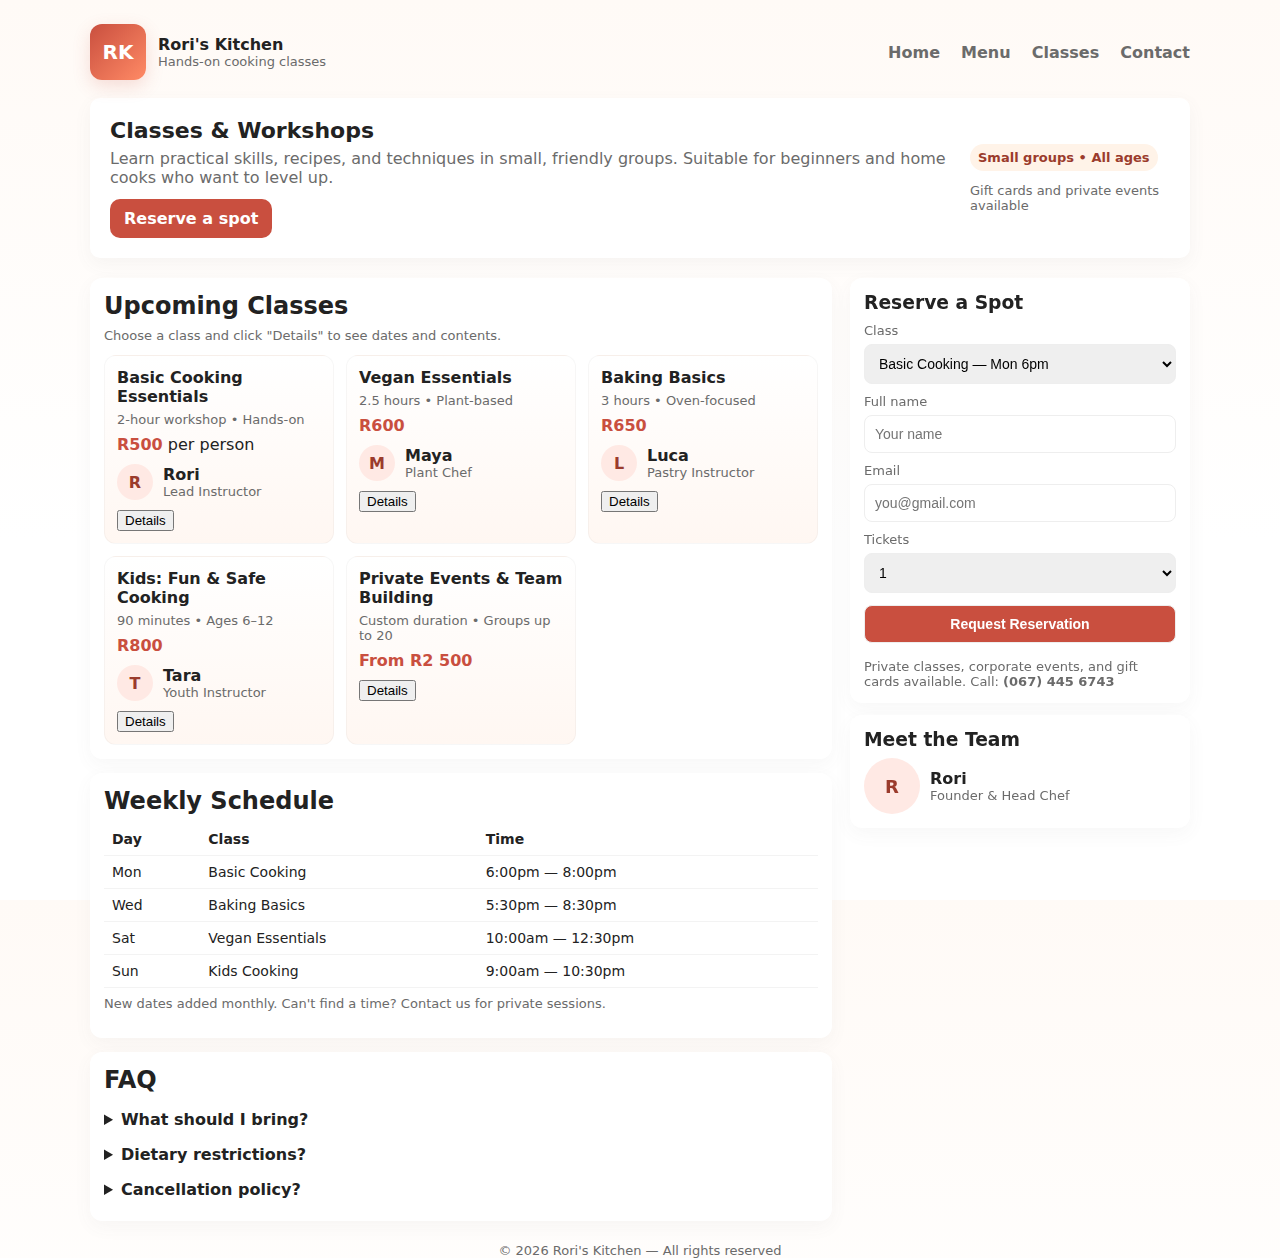
<file: classes.html>
<!doctype html>
<html lang="en">
<head>
    <meta charset="utf-8" />
    <meta name="viewport" content="width=device-width,initial-scale=1" />
    <title>Rori's Kitchen — Classes</title>
    <meta name="description" content="Hands-on cooking classes at Rori's Kitchen — schedules, pricing, instructors, and signup." />
    <style>
        :root{
            --brand:#c94f3f;
            --muted:#6b6b6b;
            --bg:#fffaf6;
            --card:#ffffff;
            --radius:10px;
            --max-width:1100px;
            font-family: system-ui, -apple-system, "Segoe UI", Roboto, "Helvetica Neue", Arial;
        }
        *{box-sizing:border-box}
        html,body{height:100%}
        body{
            margin:0;
            background:linear-gradient(180deg, #fffaf6 0%, #fff 60%);
            color:#222;
            -webkit-font-smoothing:antialiased;
            -moz-osx-font-smoothing:grayscale;
            padding:24px;
            display:flex;
            justify-content:center;
        }
        .container{
            width:100%;
            max-width:var(--max-width);
        }
        header{
            display:flex;
            align-items:center;
            justify-content:space-between;
            gap:16px;
            margin-bottom:18px;
        }
        .brand{
            display:flex;
            align-items:center;
            gap:12px;
        }
        .logo{
            width:56px;height:56px;border-radius:12px;background:linear-gradient(135deg,var(--brand),#ff8a65);display:flex;align-items:center;justify-content:center;color:white;font-weight:700;
            box-shadow:0 6px 18px rgba(201,79,63,.18);
            font-size:20px;
        }
        nav a{color:var(--muted);text-decoration:none;margin-left:16px;font-weight:600}
        .hero{
            background:var(--card);
            border-radius:var(--radius);
            padding:20px;
            display:flex;
            gap:18px;
            align-items:center;
            margin-bottom:20px;
            box-shadow:0 6px 18px rgba(99,99,99,.06);
        }
        .hero .left{flex:1}
        .hero h1{margin:0 0 6px 0;font-size:22px}
        .hero p{margin:0;color:var(--muted)}
        .hero .cta{margin-top:12px}
        .btn{
            display:inline-block;
            background:var(--brand);
            color:white;
            padding:10px 14px;
            border-radius:10px;
            text-decoration:none;
            font-weight:700;
        }
        main{display:grid;grid-template-columns:1fr 340px;gap:18px;align-items:start}
        @media (max-width:900px){main{grid-template-columns:1fr} header{flex-direction:column;align-items:start} nav{margin-top:8px} .hero{flex-direction:column}}
        .cards{display:grid;gap:14px}
        .card{
            background:var(--card);
            border-radius:12px;
            padding:14px;
            box-shadow:0 6px 18px rgba(99,99,99,.05);
        }
        .class-grid{display:grid;grid-template-columns:repeat(auto-fit,minmax(220px,1fr));gap:12px}
        .class-item{
            border-radius:12px;
            padding:12px;
            background:linear-gradient(180deg,#fff,#fff7f2);
            border:1px solid rgba(0,0,0,.03);
        }
        .class-item h3{margin:0 0 6px 0;font-size:16px}
        .meta{font-size:13px;color:var(--muted);margin-bottom:8px}
        .pill{
            display:inline-block;padding:6px 8px;border-radius:999px;background:#fff3e8;color:#9b3b2c;font-weight:700;font-size:13px;
        }
        .price{font-weight:800;color:var(--brand)}
        .instructor{display:flex;gap:10px;align-items:center;margin-top:10px}
        .avatar{width:36px;height:36px;border-radius:999px;background:#ffe9e4;display:inline-flex;align-items:center;justify-content:center;font-weight:700;color:#9b3b2c}
        .sidebar .card{position:sticky;top:24px}
        table{width:100%;border-collapse:collapse;font-size:14px}
        th,td{padding:8px;text-align:left;border-bottom:1px solid #f3f3f3}
        .faq summary{cursor:pointer;padding:8px 0;font-weight:700}
        .signup-form label{display:block;font-size:13px;margin-top:10px;color:var(--muted)}
        .signup-form input, .signup-form select, .signup-form button{
            width:100%;padding:10px;margin-top:6px;border-radius:8px;border:1px solid #eee;font-size:14px
        }
        .muted{color:var(--muted);font-size:13px}
        footer{margin-top:22px;text-align:center;color:var(--muted);font-size:13px}
    </style>
</head>
<body>
    <div class="container" role="main">
        <header>
            <div class="brand">
                <div class="logo" aria-hidden="true">RK</div>
                <div>
                    <div style="font-weight:800">Rori's Kitchen</div>
                    <div class="muted" style="font-size:13px">Hands-on cooking classes</div>
                </div>
            </div>
            <nav aria-label="Primary">
                <a href="index.html">Home</a>
                <a href="menu.html">Menu</a>
                <a href="classes.html" aria-current="page">Classes</a>
                <a href="contact.html">Contact</a>
            </nav>
        </header>

        <section class="hero" aria-labelledby="classes-heading">
            <div class="left">
                <h1 id="classes-heading">Classes & Workshops</h1>
                <p>Learn practical skills, recipes, and techniques in small, friendly groups. Suitable for beginners and home cooks who want to level up.</p>
                <div class="cta">
                    <a class="btn" href="#signup">Reserve a spot</a>
                </div>
            </div>
            <div class="right" style="width:200px">
                <div class="pill" aria-hidden="true">Small groups • All ages</div>
                <div style="margin-top:12px;color:var(--muted);font-size:13px">Gift cards and private events available</div>
            </div>
        </section>

        <main>
            <section>
                <div class="cards">
                    <div class="card" aria-labelledby="upcoming">
                        <h2 id="upcoming" style="margin:0 0 8px 0">Upcoming Classes</h2>
                        <p class="muted" style="margin:0 0 12px 0">Choose a class and click "Details" to see dates and contents.</p>

                        <div class="class-grid" aria-live="polite">
                            <article class="class-item" aria-labelledby="basic-cooking">
                                <h3 id="basic-cooking">Basic Cooking Essentials</h3>
                                <div class="meta">2-hour workshop • Hands-on</div>
                                <div><span class="price">R500</span> per person</div>
                                <div class="instructor">
                                    <div class="avatar" aria-hidden="true">R</div>
                                    <div><div style="font-weight:700">Rori</div><div class="muted">Lead Instructor</div></div>
                                </div>
                                <div style="margin-top:10px">
                                    <button onclick="toggleDetails('d1')" aria-expanded="false" aria-controls="d1">Details</button>
                                </div>
                                <div id="d1" style="display:none;margin-top:8px" role="region" aria-hidden="true">
                                    <p class="muted">Foundations: knife skills, stocks, seasoning, and quick weeknight dinners.</p>
                                </div>
                            </article>

                            <article class="class-item" aria-labelledby="vegan-essentials">
                                <h3 id="vegan-essentials">Vegan Essentials</h3>
                                <div class="meta">2.5 hours • Plant-based</div>
                                <div><span class="price">R600</span></div>
                                <div class="instructor">
                                    <div class="avatar" aria-hidden="true">M</div>
                                    <div><div style="font-weight:700">Maya</div><div class="muted">Plant Chef</div></div>
                                </div>
                                <div style="margin-top:10px">
                                    <button onclick="toggleDetails('d2')" aria-expanded="false" aria-controls="d2">Details</button>
                                </div>
                                <div id="d2" style="display:none;margin-top:8px" role="region" aria-hidden="true">
                                    <p class="muted">Hearty plant-based mains, dairy alternatives, and pantry staples.</p>
                                </div>
                            </article>

                            <article class="class-item" aria-labelledby="baking-basics">
                                <h3 id="baking-basics">Baking Basics</h3>
                                <div class="meta">3 hours • Oven-focused</div>
                                <div><span class="price">R650</span></div>
                                <div class="instructor">
                                    <div class="avatar" aria-hidden="true">L</div>
                                    <div><div style="font-weight:700">Luca</div><div class="muted">Pastry Instructor</div></div>
                                </div>
                                <div style="margin-top:10px">
                                    <button onclick="toggleDetails('d3')" aria-expanded="false" aria-controls="d3">Details</button>
                                </div>
                                <div id="d3" style="display:none;margin-top:8px" role="region" aria-hidden="true">
                                    <p class="muted">Breads, quick pastries, and oven techniques for reliable results.</p>
                                </div>
                            </article>

                            <article class="class-item" aria-labelledby="kids-cooking">
                                <h3 id="kids-cooking">Kids: Fun & Safe Cooking</h3>
                                <div class="meta">90 minutes • Ages 6–12</div>
                                <div><span class="price">R800</span></div>
                                <div class="instructor">
                                    <div class="avatar" aria-hidden="true">T</div>
                                    <div><div style="font-weight:700">Tara</div><div class="muted">Youth Instructor</div></div>
                                </div>
                                <div style="margin-top:10px">
                                    <button onclick="toggleDetails('d4')" aria-expanded="false" aria-controls="d4">Details</button>
                                </div>
                                <div id="d4" style="display:none;margin-top:8px" role="region" aria-hidden="true">
                                    <p class="muted">Interactive, safe, and delicious—kids cook, taste, and take recipes home.</p>
                                </div>
                            </article>

                            <article class="class-item" aria-labelledby="private-events">
                                <h3 id="private-events">Private Events & Team Building</h3>
                                <div class="meta">Custom duration • Groups up to 20</div>
                                <div><span class="price">From R2 500</span></div>
                                <div style="margin-top:10px">
                                    <button onclick="toggleDetails('d5')" aria-expanded="false" aria-controls="d5">Details</button>
                                </div>
                                <div id="d5" style="display:none;margin-top:8px" role="region" aria-hidden="true">
                                    <p class="muted">Tailored menus, dietary accommodations, and full-service options.</p>
                                </div>
                            </article>
                        </div>
                    </div>

                    <div class="card" aria-labelledby="schedule">
                        <h2 id="schedule" style="margin:0 0 8px 0">Weekly Schedule</h2>
                        <table>
                            <thead>
                                <tr><th>Day</th><th>Class</th><th>Time</th></tr>
                            </thead>
                            <tbody>
                                <tr><td>Mon</td><td>Basic Cooking</td><td>6:00pm — 8:00pm</td></tr>
                                <tr><td>Wed</td><td>Baking Basics</td><td>5:30pm — 8:30pm</td></tr>
                                <tr><td>Sat</td><td>Vegan Essentials</td><td>10:00am — 12:30pm</td></tr>
                                <tr><td>Sun</td><td>Kids Cooking</td><td>9:00am — 10:30pm</td></tr>
                            </tbody>
                        </table>
                        <p class="muted" style="margin-top:8px">New dates added monthly. Can't find a time? Contact us for private sessions.</p>
                    </div>

                    <div class="card" aria-labelledby="faq">
                        <h2 id="faq" style="margin:0 0 8px 0">FAQ</h2>
                        <details class="faq">
                            <summary>What should I bring?</summary>
                            <div class="muted">Just yourself — aprons, tools, and ingredients are provided. Bring a notebook if you like.</div>
                        </details>
                        <details class="faq">
                            <summary>Dietary restrictions?</summary>
                            <div class="muted">We accommodate common allergies and dietary preferences. Please note them when you sign up.</div>
                        </details>
                        <details class="faq">
                            <summary>Cancellation policy?</summary>
                            <div class="muted">Full refund up to 7 days prior; 50% refund within 7 days. See full policy on the booking page.</div>
                        </details>
                    </div>
                </div>
            </section>

            <aside class="sidebar">
                <div class="card">
                    <h3 style="margin:0 0 8px 0">Reserve a Spot</h3>
                    <form id="signup" class="signup-form" action="#" method="post" onsubmit="event.preventDefault(); alert('Thanks — we will contact you to confirm.');">
                        <label for="class">Class</label>
                        <select id="class" name="class" required>
                            <option>Basic Cooking — Mon 6pm</option>
                            <option>Vegan Essentials — Sat 10am</option>
                            <option>Baking Basics — Wed 5:30pm</option>
                            <option>Kids Cooking — Sun 09:00am</option>
                            <option>Private Event — inquire</option>
                        </select>

                        <label for="name">Full name</label>
                        <input id="name" name="name" type="text" placeholder="Your name" required>

                        <label for="email">Email</label>
                        <input id="email" name="email" type="email" placeholder="you@gmail.com" required>

                        <label for="tickets">Tickets</label>
                        <select id="tickets" name="tickets">
                            <option>1</option><option>2</option><option>3</option><option>4</option>
                        </select>

                        <button type="submit" class="btn" style="margin-top:12px">Request Reservation</button>
                    </form>

                    <div style="margin-top:16px" class="muted">
                        Private classes, corporate events, and gift cards available. Call: <strong>(067) 445 6743</strong>
                    </div>
                </div>

                <div class="card" style="margin-top:12px">
                    <h3 style="margin:0 0 8px 0">Meet the Team</h3>
                    <div style="display:flex;gap:10px;align-items:center">
                        <div style="width:56px">
                            <div class="avatar" style="width:56px;height:56px;font-size:18px">R</div>
                        </div>
                        <div>
                            <div style="font-weight:700">Rori</div>
                            <div class="muted">Founder & Head Chef</div>
                        </div>
                    </div>
                </div>
            </aside>
        </main>

        <footer>
            <div>© <span id="year"></span> Rori's Kitchen — All rights reserved</div>
        </footer>
    </div>

    <script>
        // Small interactions: toggle details and year
        function toggleDetails(id){
            var el = document.getElementById(id);
            var btn = event.currentTarget;
            var expanded = el.style.display !== 'none';
            el.style.display = expanded ? 'none' : 'block';
            el.setAttribute('aria-hidden', expanded ? 'true' : 'false');
            btn.setAttribute('aria-expanded', (!expanded).toString());
        }
        document.getElementById('year').textContent = new Date().getFullYear();
    </script>
</body>
</html></div>
</file>
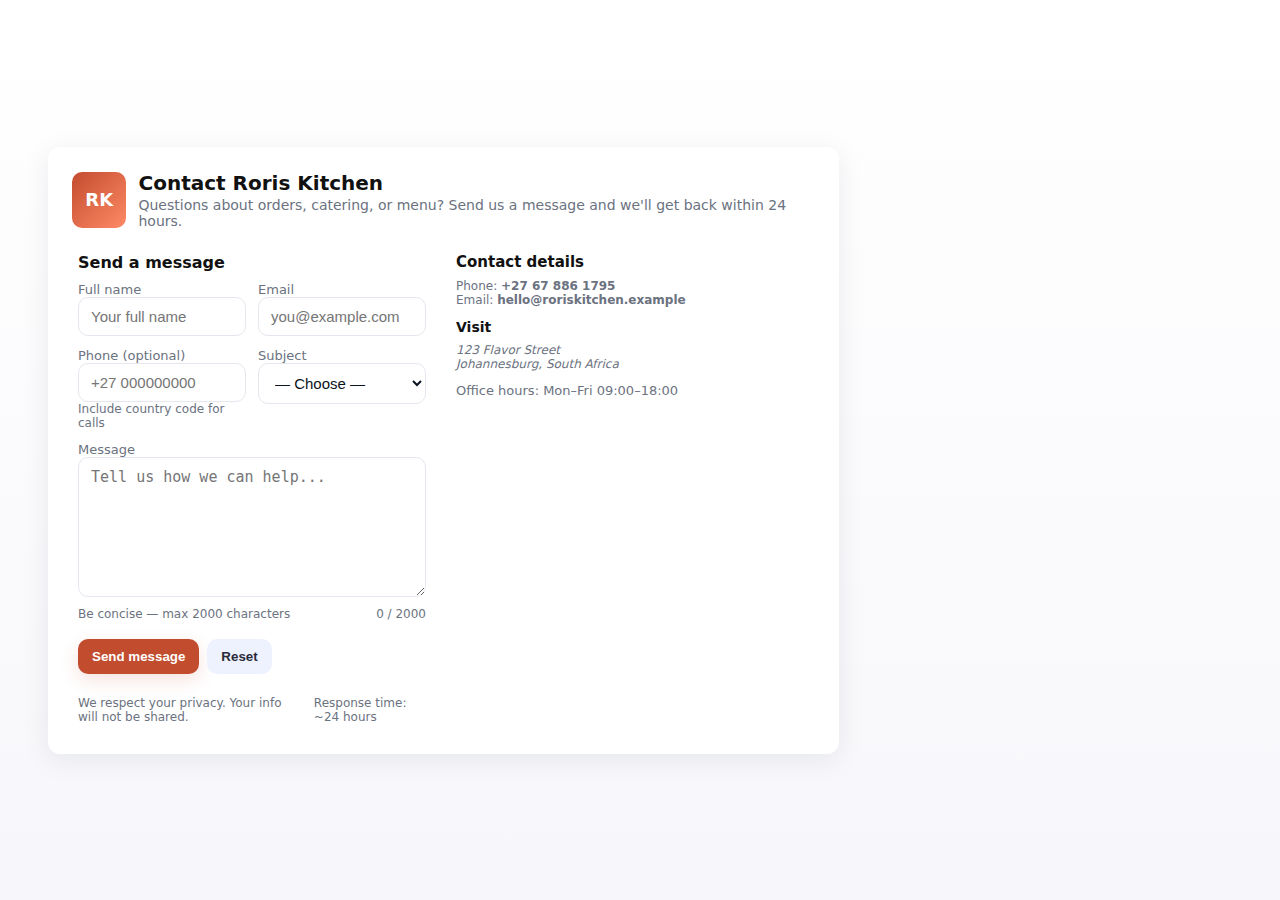
<file: contact.html>
<!doctype html>
<html lang="en">
<head>
    <meta charset="utf-8" />
    <meta name="viewport" content="width=device-width,initial-scale=1" />
    <title>Contact — Roris Kitchen</title>
    <meta name="description" content="Contact Roris Kitchen — send a message, ask about orders or catering." />
    <style>
        :root{
            --bg:#f7f7fb; --card:#ffffff; --accent:#c24c2e; --muted:#6b7280; --radius:12px;
            --max-width:900px; --pad:18px;
        }
        *{box-sizing:border-box}
        html,body{height:100%}
        body{
            margin:0; font-family:system-ui,-apple-system,Segoe UI,Roboto,"Helvetica Neue",Arial;
            background:linear-gradient(180deg,#fff 0%,var(--bg) 100%); color:#111;
            display:flex; align-items:center; justify-content:center; padding:48px;
        }
        .container{
            width:100%; max-width:var(--max-width); background:var(--card);
            border-radius:var(--radius); box-shadow:0 6px 28px rgba(16,24,40,0.08);
            padding:calc(var(--pad) + 6px);
            display:grid; gap:18px;
            grid-template-columns: 1fr;
        }
        header{display:flex; align-items:center; gap:12px}
        .logo{
            width:56px; height:56px; border-radius:10px; background:linear-gradient(135deg,var(--accent),#ff8a66);
            display:flex; align-items:center; justify-content:center; color:#fff; font-weight:700;
            font-size:18px;
        }
        h1{margin:0; font-size:20px}
        p.lead{margin:2px 0 0; color:var(--muted); font-size:14px}
        form{display:grid; gap:12px}
        .grid-2{display:grid; gap:12px; grid-template-columns:repeat(2,1fr)}
        label{font-size:13px; color:var(--muted); display:block}
        input[type="text"], input[type="email"], input[type="tel"], textarea, select{
            width:100%; padding:10px 12px; border-radius:10px; border:1px solid #e6e7ee;
            font-size:15px; background:#fff; color:#0b1220;
        }
        textarea{min-height:140px; resize:vertical}
        .row{display:flex; gap:8px; align-items:center}
        .btn{
            display:inline-flex; align-items:center; gap:8px; background:var(--accent); color:#fff;
            border:none; padding:10px 14px; border-radius:10px; cursor:pointer; font-weight:600;
            box-shadow:0 6px 18px rgba(194,76,46,0.16);
        }
        .btn.secondary{background:#eef2ff; color:#2b2b3a; box-shadow:none}
        .muted{color:var(--muted); font-size:13px}
        .small{font-size:12px}
        .footer-note{display:flex; justify-content:space-between; align-items:center; gap:12px}
        .success{
            display:none; padding:12px; border-radius:8px; background:#ecfdf5; color:#065f46; font-weight:600;
        }
        .error{color:#dc2626; font-size:13px}
        @media (min-width:760px){
            .container{grid-template-columns:360px 1fr; align-items:start}
            header{grid-column:1 / -1}
        }
    </style>
</head>
<body>
    <main class="container" aria-labelledby="contactHeading">
        <header>
            <div class="logo" aria-hidden="true">RK</div>
            <div>
                <h1 id="contactHeading">Contact Roris Kitchen</h1>
                <p class="lead">Questions about orders, catering, or menu? Send us a message and we'll get back within 24 hours.</p>
            </div>
        </header>

        <section aria-labelledby="contactFormHeading" style="padding:6px;">
            <h2 id="contactFormHeading" style="font-size:16px; margin:0 0 10px">Send a message</h2>
            <form id="contactForm" action="#" method="post" novalidate>
                <div class="grid-2">
                    <div>
                        <label for="name">Full name</label>
                        <input id="name" name="name" type="text" autocomplete="name" required placeholder="Your full name" />
                        <div class="error" id="nameError" aria-live="polite"></div>
                    </div>
                    <div>
                        <label for="email">Email</label>
                        <input id="email" name="email" type="email" autocomplete="email" required placeholder="you@example.com" />
                        <div class="error" id="emailError" aria-live="polite"></div>
                    </div>
                </div>

                <div class="grid-2">
                    <div>
                        <label for="phone">Phone (optional)</label>
                        <input id="phone" name="phone" type="tel" inputmode="tel" placeholder="+27 000000000" pattern="[\d+\s()-]{7,}" />
                        <div class="small muted">Include country code for calls</div>
                    </div>
                    <div>
                        <label for="subject">Subject</label>
                        <select id="subject" name="subject" required>
                            <option value="">— Choose —</option>
                            <option>Order inquiry</option>
                            <option>Catering</option>
                            <option>Partnership</option>
                            <option>Other</option>
                        </select>
                    </div>
                </div>

                <div>
                    <label for="message">Message</label>
                    <textarea id="message" name="message" required placeholder="Tell us how we can help..." maxlength="2000"></textarea>
                    <div style="display:flex; justify-content:space-between; align-items:center; margin-top:6px;">
                        <div class="muted small">Be concise — max 2000 characters</div>
                        <div class="muted small" id="charCount">0 / 2000</div>
                    </div>
                </div>

                <div style="display:flex; gap:8px; align-items:center; margin-top:6px;">
                    <button class="btn" type="submit">Send message</button>
                    <button class="btn secondary" type="reset">Reset</button>
                    <div class="success" id="successMsg" role="status" aria-live="polite">Message sent — thank you!</div>
                </div>

                <div class="footer-note" style="margin-top:10px;">
                    <div class="muted small">We respect your privacy. Your info will not be shared.</div>
                    <div class="muted small">Response time: ~24 hours</div>
                </div>
            </form>
        </section>

        <aside style="padding:6px;">
            <h3 style="margin:0 0 8px 0; font-size:15px">Contact details</h3>
            <p class="muted small" style="margin:0 0 12px">Phone: <strong>+27 67 886 1795</strong><br/>Email: <strong>hello@roriskitchen.example</strong></p>

            <h4 style="margin:0 0 8px 0; font-size:14px">Visit</h4>
            <address class="muted small" style="margin:0 0 12px">123 Flavor Street<br/>Johannesburg, South Africa</address>

            <div style="font-size:13px; color:var(--muted)">Office hours: Mon–Fri 09:00–18:00</div>
        </aside>
    </main>

    <script>
        (function(){
            const form = document.getElementById('contactForm');
            const nameEl = document.getElementById('name');
            const emailEl = document.getElementById('email');
            const messageEl = document.getElementById('message');
            const charCount = document.getElementById('charCount');
            const successMsg = document.getElementById('successMsg');
            const nameError = document.getElementById('nameError');
            const emailError = document.getElementById('emailError');

            // Live char count
            messageEl.addEventListener('input', () => {
                charCount.textContent = messageEl.value.length + ' / ' + (messageEl.maxLength || 2000);
            });

            // Basic client-side validation
            function validate() {
                let ok = true;
                nameError.textContent = '';
                emailError.textContent = '';

                if (!nameEl.value.trim()) {
                    nameError.textContent = 'Please enter your name.';
                    ok = false;
                }
                if (!emailEl.checkValidity()) {
                    emailError.textContent = 'Please enter a valid email.';
                    ok = false;
                }
                if (!messageEl.value.trim()) {
                    messageEl.setCustomValidity('Please enter a message.');
                    ok = false;
                } else {
                    messageEl.setCustomValidity('');
                }
                return ok;
            }

            form.addEventListener('submit', (e) => {
                e.preventDefault();
                if (!validate()) return;

                // Prepare payload
                const data = {
                    name: nameEl.value.trim(),
                    email: emailEl.value.trim(),
                    phone: (document.getElementById('phone').value || '').trim(),
                    subject: document.getElementById('subject').value,
                    message: messageEl.value.trim(),
                    ts: new Date().toISOString()
                };

                // Show optimistic success while attempting to POST to /contact
                successMsg.style.display = 'inline-block';

                // Attempt to send to a backend endpoint. Replace /contact with your real endpoint.
                fetch('/contact', {
                    method: 'POST',
                    headers: { 'Content-Type': 'application/json' },
                    body: JSON.stringify(data)
                }).then(res => {
                    if (!res.ok) throw new Error('Network response was not ok');
                    // Keep success message visible and reset form
                    form.reset();
                    charCount.textContent = '0 / 2000';
                }).catch(() => {
                    // If backend isn't available, fallback to mailto to allow user to send via email client
                    const subject = encodeURIComponent('Contact: ' + data.subject + ' — ' + data.name);
                    const body = encodeURIComponent(`Name: ${data.name}\nEmail: ${data.email}\nPhone: ${data.phone}\n\n${data.message}`);
                    window.location.href = `mailto:hello@roriskitchen.example?subject=${subject}&body=${body}`;
                });
            });

            form.addEventListener('reset', () => {
                nameError.textContent = '';
                emailError.textContent = '';
                successMsg.style.display = 'none';
                setTimeout(() => charCount.textContent = '0 / 2000', 0);
            });
        })();
    </script>
    <iframe src="https://www.google.com/maps/embed?pb=!1m18!1m12!1m3!1d3580.5517238177968!2d27.961490210960793!3d-26.17872497699675!2m3!1f0!2f0!3f0!3m2!1i1024!2i768!4f13.1!3m3!1m2!1s0x1e950a513c54b0b5%3A0x6cbc82a2f6e74ac5!2sRorich%20St%2C%20Newlands%2C%20Randburg%2C%202092!5e0!3m2!1sen!2sza!4v1762188398291!5m2!1sen!2sza" width="600" height="450" style="border:0;" allowfullscreen="" loading="lazy" referrerpolicy="no-referrer-when-downgrade"></iframe>
</body>
</html>
</file>
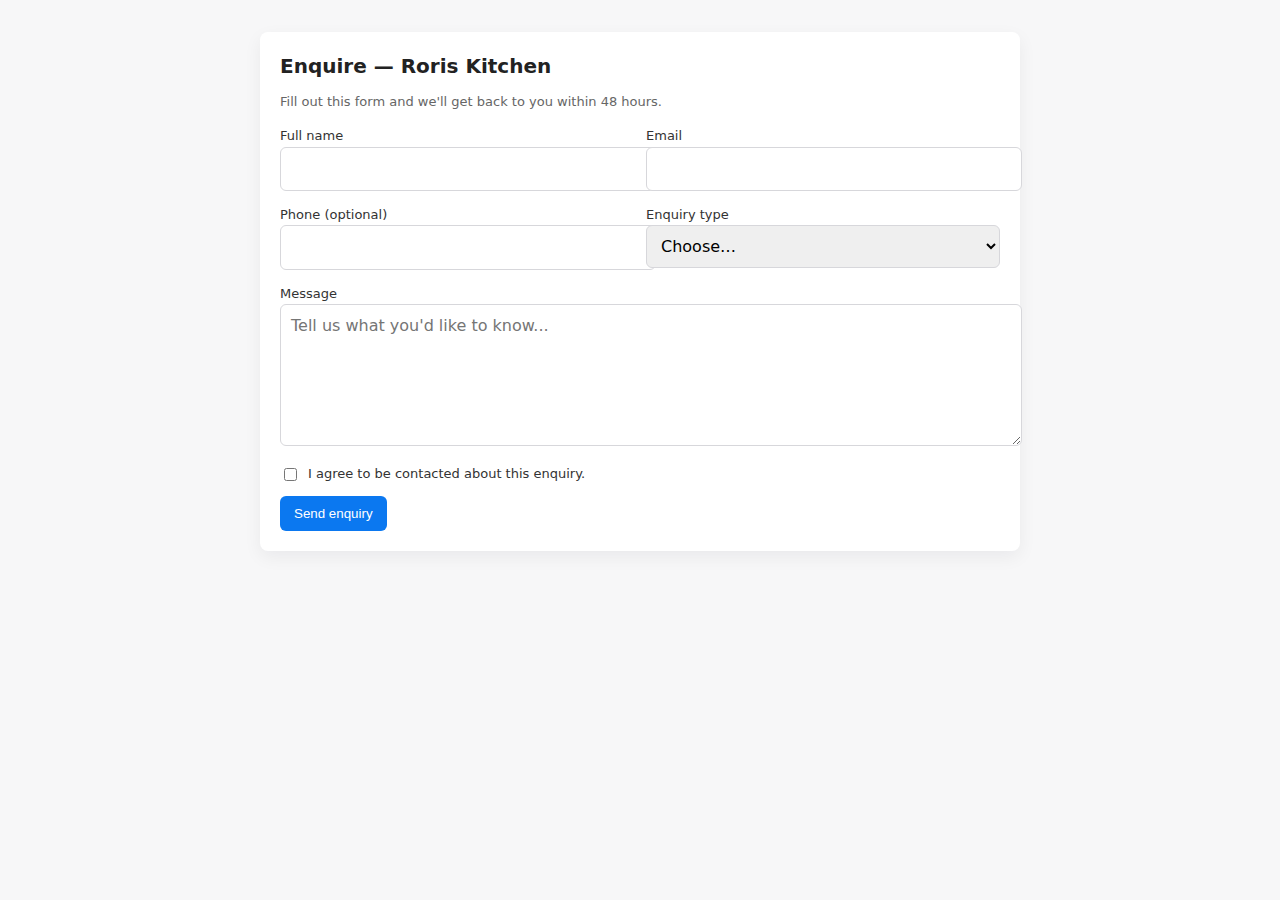
<file: enquire.html>
<!doctype html>
<html lang="en">
<head>
    <meta charset="utf-8" />
    <meta name="viewport" content="width=device-width,initial-scale=1" />
    <title>Enquire — Roris Kitchen</title>
    <style>
        :root{font-family:system-ui,-apple-system,Segoe UI,Roboto,Arial;line-height:1.4;color:#222}
        body{padding:24px;background:#f7f7f8}
        .card{max-width:720px;margin:0 auto;background:#fff;border-radius:8px;padding:20px;box-shadow:0 6px 18px rgba(20,20,30,.06)}
        h1{margin:0 0 12px;font-size:20px}
        form{display:grid;gap:12px}
        label{font-size:13px;color:#333}
        input[type="text"],input[type="email"],input[type="tel"],select,textarea{
            width:100%;padding:10px;border:1px solid #d7d7db;border-radius:6px;font:inherit;
        }
        textarea{min-height:120px;resize:vertical}
        .row{display:grid;grid-template-columns:1fr 1fr;gap:12px}
        .actions{display:flex;gap:8px;align-items:center}
        button{background:#0b78f0;color:#fff;border:0;padding:10px 14px;border-radius:6px;cursor:pointer}
        button[disabled]{opacity:.6;cursor:default}
        .note{font-size:13px;color:#666}
        .success{padding:10px;border-radius:6px;background:#e6ffef;border:1px solid #bdeac9;color:#05612b}
        @media(max-width:560px){.row{grid-template-columns:1fr}}
    </style>
</head>
<body>
    <main class="card" aria-labelledby="title">
        <h1 id="title">Enquire — Roris Kitchen</h1>
        <p class="note">Fill out this form and we'll get back to you within 48 hours.</p>

        <form id="enquireForm" novalidate>
            <div class="row">
                <div>
                    <label for="fullname">Full name</label>
                    <input id="fullname" name="fullname" type="text" required autocomplete="name" />
                </div>
                <div>
                    <label for="email">Email</label>
                    <input id="email" name="email" type="email" required autocomplete="email" />
                </div>
            </div>

            <div class="row">
                <div>
                    <label for="phone">Phone (optional)</label>
                    <input id="phone" name="phone" type="tel" pattern="[\d+\-\s()]{6,30}" autocomplete="tel" />
                </div>
                <div>
                    <label for="type">Enquiry type</label>
                    <select id="type" name="type" required>
                        <option value="">Choose…</option>
                        <option>General question</option>
                        <option>Booking / Reservation</option>
                        <option>Menu / Catering</option>
                        <option>Other</option>
                    </select>
                </div>
            </div>

            <div>
                <label for="message">Message</label>
                <textarea id="message" name="message" required placeholder="Tell us what you'd like to know..."></textarea>
            </div>

            <div>
                <label style="display:flex;align-items:center;gap:8px">
                    <input id="contactOk" name="contactOk" type="checkbox" required />
                    <span>I agree to be contacted about this enquiry.</span>
                </label>
            </div>

            <div class="actions">
                <button type="submit" id="submitBtn">Send enquiry</button>
                <div id="status" aria-live="polite" style="min-width:180px"></div>
            </div>
        </form>
    </main>

    <script>
       
        (function(){
            const form = document.getElementById('enquireForm');
            const status = document.getElementById('status');
            const submitBtn = document.getElementById('submitBtn');
            const recipient = 'ngobesetiisetso@gmail.com'; 

            function setStatus(text, success) {
                status.innerHTML = '';
                const el = document.createElement('div');
                el.className = success ? 'success' : 'note';
                el.textContent = text;
                status.appendChild(el);
            }

            form.addEventListener('submit', function(e){
                e.preventDefault();
                if (!form.checkValidity()) {
                    form.reportValidity();
                    return;
                }

                submitBtn.disabled = true;
                setStatus('Preparing message…');

                const data = {
                    name: form.fullname.value.trim(),
                    email: form.email.value.trim(),
                    phone: form.phone.value.trim(),
                    type: form.type.value,
                    message: form.message.value.trim()
                };

                
                const subject = encodeURIComponent(`[Enquiry] ${data.type} — ${data.name}`);
                const bodyLines = [
                    `Name: ${data.name}`,
                    `Email: ${data.email}`,
                    `Phone: ${data.phone || 'N/A'}`,
                    `Type: ${data.type}`,
                    '',
                    'Message:',
                    data.message
                ];
                const body = encodeURIComponent(bodyLines.join('\n'));
                const mailto = `mailto:${recipient}?subject=${subject}&body=${body}`;

                
                window.location.href = mailto;

                
                setTimeout(function(){
                    setStatus('If your email client did not open, copy your message and send it to ' + recipient + '.', true);
                    submitBtn.disabled = false;
                }, 800);
            });
        })();
    </script>
</body>
</html>
</file>
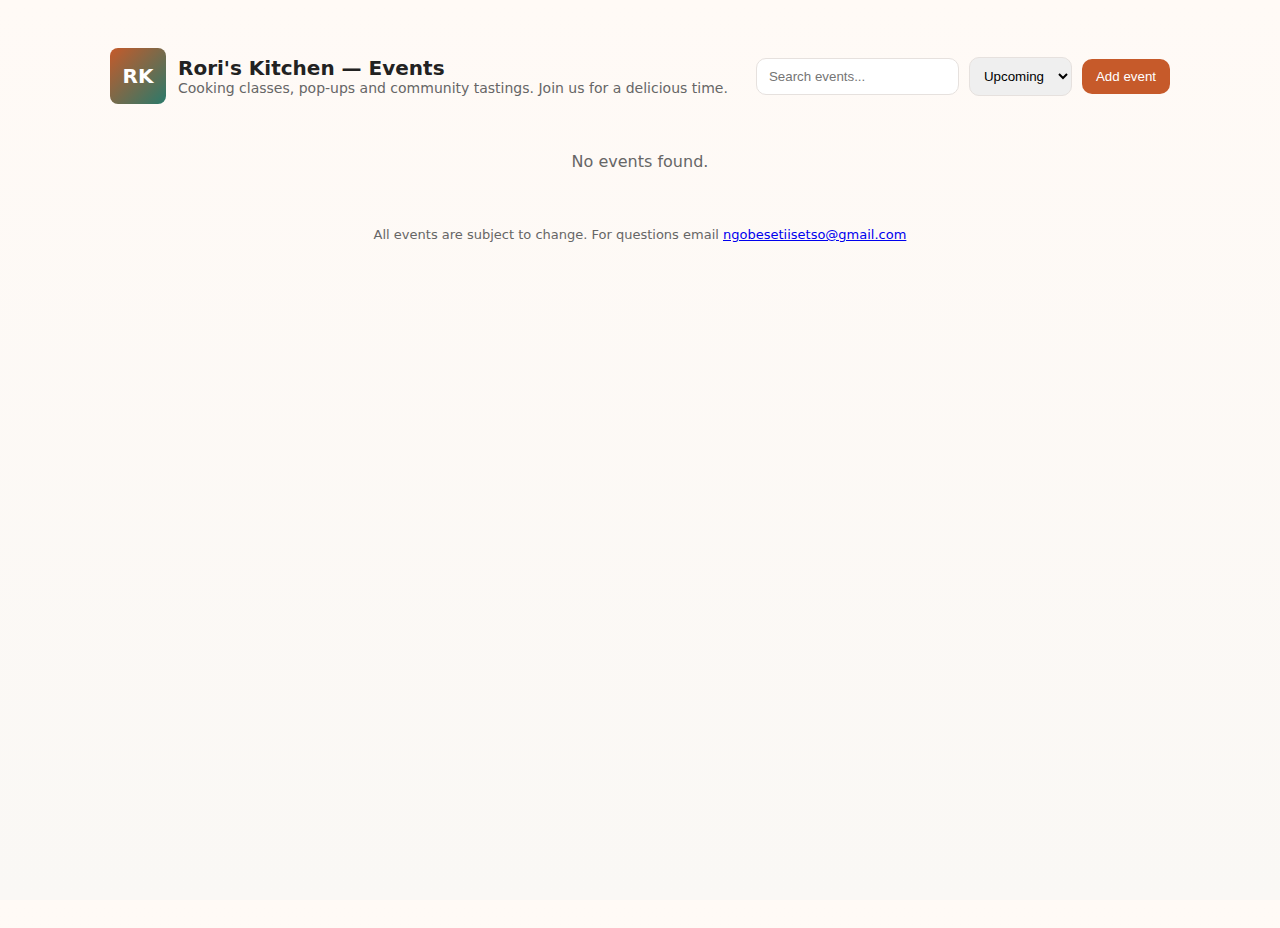
<file: events.html>
<!doctype html>
<html lang="en">
<head>
    <meta charset="utf-8" />
    <meta name="viewport" content="width=device-width,initial-scale=1" />
    <title>Rori's Kitchen — Events</title>
    <meta name="description" content="Upcoming cooking classes, tasting nights and special events at Rori's Kitchen." />
    <style>
        :root{
            --bg:#faf8f5; --card:#fff; --muted:#666; --accent:#c65a2a; --accent-2:#2a7a6b;
            --radius:10px; --maxw:1100px; --gap:18px; font-family:Inter, system-ui, -apple-system, "Segoe UI", Roboto, "Helvetica Neue", Arial;
        }
        *{box-sizing:border-box}
        html,body{height:100%}
        body{
            margin:0; background:linear-gradient(180deg,#fffaf6, #faf8f5); color:#222;
            -webkit-font-smoothing:antialiased; -moz-osx-font-smoothing:grayscale;
        }
        .wrap{max-width:var(--maxw); margin:28px auto; padding:20px}
        header{display:flex;gap:12px;align-items:center;justify-content:space-between;margin-bottom:18px}
        .brand{display:flex;gap:12px;align-items:center}
        .logo{width:56px;height:56px;border-radius:8px;background:linear-gradient(135deg,var(--accent),var(--accent-2));display:flex;align-items:center;justify-content:center;color:#fff;font-weight:700;font-size:20px}
        h1{margin:0;font-size:20px}
        p.lead{margin:0;color:var(--muted);font-size:14px}

        .controls{display:flex;gap:10px;align-items:center}
        .search,input[type="search"]{padding:10px 12px;border:1px solid #e6e1de;border-radius:10px;background:#fff}
        select{padding:10px;border-radius:10px;border:1px solid #e6e1de}
        button.btn{background:var(--accent);color:#fff;padding:10px 14px;border-radius:10px;border:0;cursor:pointer}
        button.ghost{background:transparent;border:1px solid #e6e1de;color:var(--muted);padding:8px 12px;border-radius:8px}

        .grid{display:grid;grid-template-columns:repeat(auto-fill,minmax(260px,1fr));gap:var(--gap);margin-top:18px}
        .card{background:var(--card);border-radius:var(--radius);overflow:hidden;box-shadow:0 6px 18px rgba(30,30,30,0.06);display:flex;flex-direction:column}
        .thumb{height:150px;background-size:cover;background-position:center}
        .card-body{padding:14px;flex:1;display:flex;flex-direction:column}
        .meta{display:flex;gap:10px;align-items:center;color:var(--muted);font-size:13px;margin-bottom:6px}
        .title{font-weight:600;margin:0 0 8px 0}
        .desc{flex:1;color:#444;font-size:14px;margin-bottom:12px}
        .card-actions{display:flex;gap:8px;align-items:center}
        .pill{padding:6px 10px;border-radius:999px;background:#f3f0ee;font-size:13px;color:var(--muted)}

        footer{margin-top:26px;color:var(--muted);font-size:13px;text-align:center}

        /* modal */
        .modal-backdrop{position:fixed;inset:0;background:rgba(0,0,0,0.35);display:none;align-items:center;justify-content:center;padding:20px;z-index:30}
        .modal{width:100%;max-width:500px;background:#fff;border-radius:12px;padding:18px;box-shadow:0 20px 60px rgba(0,0,0,0.2)}
        .modal h3{margin-top:0}
        .field{margin-bottom:12px}
        label{display:block;font-size:13px;margin-bottom:6px;color:var(--muted)}
        input[type="text"],input[type="email"],input[type="tel"],textarea{width:100%;padding:10px;border-radius:8px;border:1px solid #e6e1de}
        .modal-actions{display:flex;gap:8px;justify-content:flex-end;margin-top:8px}

        /* small */
        @media (max-width:520px){
            .brand{gap:8px}
            .logo{width:48px;height:48px;font-size:18px}
            header{flex-direction:column;align-items:flex-start;gap:10px}
        }
    </style>
</head>
<body>
    <div class="wrap" role="main">
        <header>
            <div class="brand" aria-hidden="false">
                <div class="logo" aria-hidden="true">RK</div>
                <div>
                    <h1>Rori's Kitchen — Events</h1>
                    <p class="lead">Cooking classes, pop-ups and community tastings. Join us for a delicious time.</p>
                </div>
            </div>

            <div class="controls" role="region" aria-label="Event controls">
                <input id="search" type="search" placeholder="Search events..." aria-label="Search events" />
                <select id="filter" aria-label="Filter events">
                    <option value="upcoming">Upcoming</option>
                    <option value="all">All</option>
                    <option value="past">Past</option>
                </select>
                <button id="newEventBtn" class="btn" title="Add an event (demo)">Add event</button>
            </div>
        </header>

        <section aria-label="Event list">
            <div id="eventsGrid" class="grid" aria-live="polite">
                <!-- event cards inserted by JS -->
            </div>
        </section>

        <footer>
            <p>All events are subject to change. For questions email <a href="mailto:hello@roriskitchen.example">ngobesetiisetso@gmail.com</a></p>
        </footer>
    </div>

    <!-- RSVP / Event modal -->
    <div id="modalBackdrop" class="modal-backdrop" role="dialog" aria-modal="true" aria-hidden="true">
        <div class="modal" role="document" aria-labelledby="modalTitle">
            <h3 id="modalTitle">RSVP</h3>
            <form id="rsvpForm">
                <input type="hidden" id="eventId" />
                <div class="field">
                    <label for="name">Full name</label>
                    <input id="name" type="text" required />
                </div>
                <div class="field">
                    <label for="email">Email</label>
                    <input id="email" type="email" required />
                </div>
                <div class="field">
                    <label for="notes">Notes (allergies, dietary)</label>
                    <textarea id="notes" rows="3"></textarea>
                </div>
                <div class="modal-actions">
                    <button id="cancel" type="button" class="ghost">Cancel</button>
                    <button type="submit" class="btn">Send RSVP</button>
                </div>
            </form>
        </div>
    </div>

    <script>
        // Minimal demo dataset. Replace or fetch from server in production.
        const events = [
            {
                id: 'evt-1',
                title: "Hands-on Pasta Workshop",
                description: "Learn to make fresh pasta and sauces from scratch. Dough, cutting, and a tasting menu included.",
                date: "2025-11-15",
                time: "18:30",
                end: "21:00",
                location: "Rori's Kitchen — Studio A",
                img: "images/pasta.jpg",
                price: "R399"
            },
            {
                id: 'evt-2',
                title: "Weekend Brunch Pop-up",
                description: "Seasonal brunch menu served family-style. Vegetarian options available.",
                date: "2025-11-09",
                time: "10:00",
                end: "13:00",
                location: "Rori's Kitchen — Dining Room",
                img: "images/brunch.jpg",
                price: "R250"
            },
            {
                id: 'evt-3',
                title: "Fermentation Basics — Kimchi & Pickles",
                description: "Intro to safe fermentation techniques and recipes you can reproduce at home.",
                date: "2025-10-20",
                time: "17:00",
                end: "19:00",
                location: "Rori's Kitchen — Classroom",
                img: "images/fermentation.jpg",
                price: "$30"
            }
        ];

        // Render events
        const grid = document.getElementById('eventsGrid');
        const searchInput = document.getElementById('search');
        const filterSelect = document.getElementById('filter');

        function isPast(dateStr){
            const d = new Date(dateStr + 'T00:00:00');
            const today = new Date(); today.setHours(0,0,0,0);
            return d < today;
        }

        function renderList(){
            const q = searchInput.value.trim().toLowerCase();
            const filter = filterSelect.value;
            grid.innerHTML = '';
            const list = events.filter(ev => {
                if(filter === 'upcoming' && isPast(ev.date)) return false;
                if(filter === 'past' && !isPast(ev.date)) return false;
                if(q && !(ev.title.toLowerCase().includes(q) || ev.description.toLowerCase().includes(q) || ev.location.toLowerCase().includes(q))) return false;
                return true;
            }).sort((a,b)=> new Date(a.date) - new Date(b.date));

            if(list.length === 0){
                grid.innerHTML = '<div style="grid-column:1/-1;padding:30px;text-align:center;color:var(--muted)">No events found.</div>';
                return;
            }

            list.forEach(ev => {
                const date = new Date(ev.date + 'T' + (ev.time||'00:00'));
                const dateLabel = date.toLocaleDateString(undefined,{weekday:'short',month:'short',day:'numeric'});
                const timeLabel = ev.time ? `${ev.time}` : '';
                const card = document.createElement('article');
                card.className = 'card';
                card.innerHTML = `
                    <div class="thumb" style="background-image:url('${ev.img}');" aria-hidden="true"></div>
                    <div class="card-body">
                        <div class="meta">
                            <div class="pill"><time datetime="${ev.date}">${dateLabel}</time></div>
                            <div class="pill">${timeLabel}</div>
                            <div style="margin-left:auto;color:var(--muted);font-size:13px">${ev.price||''}</div>
                        </div>
                        <h4 class="title">${ev.title}</h4>
                        <div class="desc">${ev.description}</div>
                        <div class="card-actions">
                            <div style="font-size:13px;color:var(--muted)">${ev.location}</div>
                            <div style="margin-left:auto;display:flex;gap:8px">
                                <button class="ghost" data-action="details" data-id="${ev.id}">Details</button>
                                <button class="btn" data-action="rsvp" data-id="${ev.id}">RSVP</button>
                            </div>
                        </div>
                    </div>
                `;
                grid.appendChild(card);
            });
        }

        // Modal / RSVP
        const backdrop = document.getElementById('modalBackdrop');
        const rsvpForm = document.getElementById('rsvpForm');
        const eventIdInput = document.getElementById('eventId');
        const nameInput = document.getElementById('name');
        const emailInput = document.getElementById('email');
        const notesInput = document.getElementById('notes');
        const cancelBtn = document.getElementById('cancel');

        function openModal(ev){
            eventIdInput.value = ev.id;
            document.getElementById('modalTitle').textContent = 'RSVP — ' + ev.title;
            nameInput.value = '';
            emailInput.value = '';
            notesInput.value = '';
            backdrop.style.display = 'flex';
            backdrop.setAttribute('aria-hidden','false');
            nameInput.focus();
        }

        function closeModal(){
            backdrop.style.display = 'none';
            backdrop.setAttribute('aria-hidden','true');
        }

        grid.addEventListener('click', (e) => {
            const btn = e.target.closest('button');
            if(!btn) return;
            const id = btn.dataset.id;
            const act = btn.dataset.action;
            const ev = events.find(x=>x.id===id);
            if(!ev) return;
            if(act === 'rsvp'){
                openModal(ev);
            } else if(act === 'details'){
                // simple details dialog using alert for demo; replace with richer UI if needed
                alert(`${ev.title}\n\n${ev.description}\n\nWhen: ${ev.date} ${ev.time || ''}\nWhere: ${ev.location}\nPrice: ${ev.price || 'Free'}`);
            }
        });

        rsvpForm.addEventListener('submit', (e) => {
            e.preventDefault();
            const id = eventIdInput.value;
            const name = nameInput.value.trim();
            const email = emailInput.value.trim();
            const notes = notesInput.value.trim();
            if(!name || !email) return alert('Please enter name and email.');
            // Demo: store RSVP in localStorage
            const key = 'rk-rsvps';
            const all = JSON.parse(localStorage.getItem(key) || '[]');
            all.push({id, name, email, notes, ts: new Date().toISOString()});
            localStorage.setItem(key, JSON.stringify(all));
            closeModal();
            alert('Thanks — your RSVP has been recorded (demo).');
        });

        cancelBtn.addEventListener('click', closeModal);
        backdrop.addEventListener('click', (e)=> { if(e.target === backdrop) closeModal(); });
        document.addEventListener('keydown', (e)=> { if(e.key === 'Escape') closeModal(); });

        // controls
        searchInput.addEventListener('input', renderList);
        filterSelect.addEventListener('change', renderList);
        document.getElementById('newEventBtn').addEventListener('click', ()=>{
            const id = 'evt-' + (Math.random()*1e6|0);
            const today = new Date();
            const iso = new Date(today.getTime() + 7*24*3600*1000).toISOString().slice(0,10);
            const newEvt = {id, title: 'New Demo Event', description: 'A placeholder event created for demo.', date: iso, time: '18:00', location: "Rori's Kitchen", img: 'images/event-placeholder.jpg', price: 'Free'};
            events.push(newEvt);
            renderList();
            // Scroll to bottom to show new event
            setTimeout(()=>{ document.querySelector('#eventsGrid article:last-child').scrollIntoView({behavior:'smooth'}); }, 50);
        });

        // Initial render
        renderList();

        // Optional: inject JSON-LD for events (good for SEO)
        (function injectJsonLd(){
            const ld = {
                "@context":"https://schema.org",
                "@graph": events.map(ev => ({
                    "@type":"Event",
                    "@id": location.href + '#' + ev.id,
                    "name": ev.title,
                    "startDate": ev.date + 'T' + (ev.time || '00:00'),
                    "endDate": ev.date + 'T' + (ev.end || (ev.time || '00:00')),
                    "location": {
                        "@type":"Place",
                        "name": ev.location
                    },
                    "description": ev.description,
                    "image": ev.img,
                    "offers": {
                        "@type":"Offer",
                        "price": ev.price || "0",
                        "priceCurrency": "R"
                    }
                }))
            };
            const s = document.createElement('script');
            s.type = 'application/ld+json';
            s.text = JSON.stringify(ld, null, 2);
            document.head.appendChild(s);
        })();
    </script>
</body>
</html>
</file>
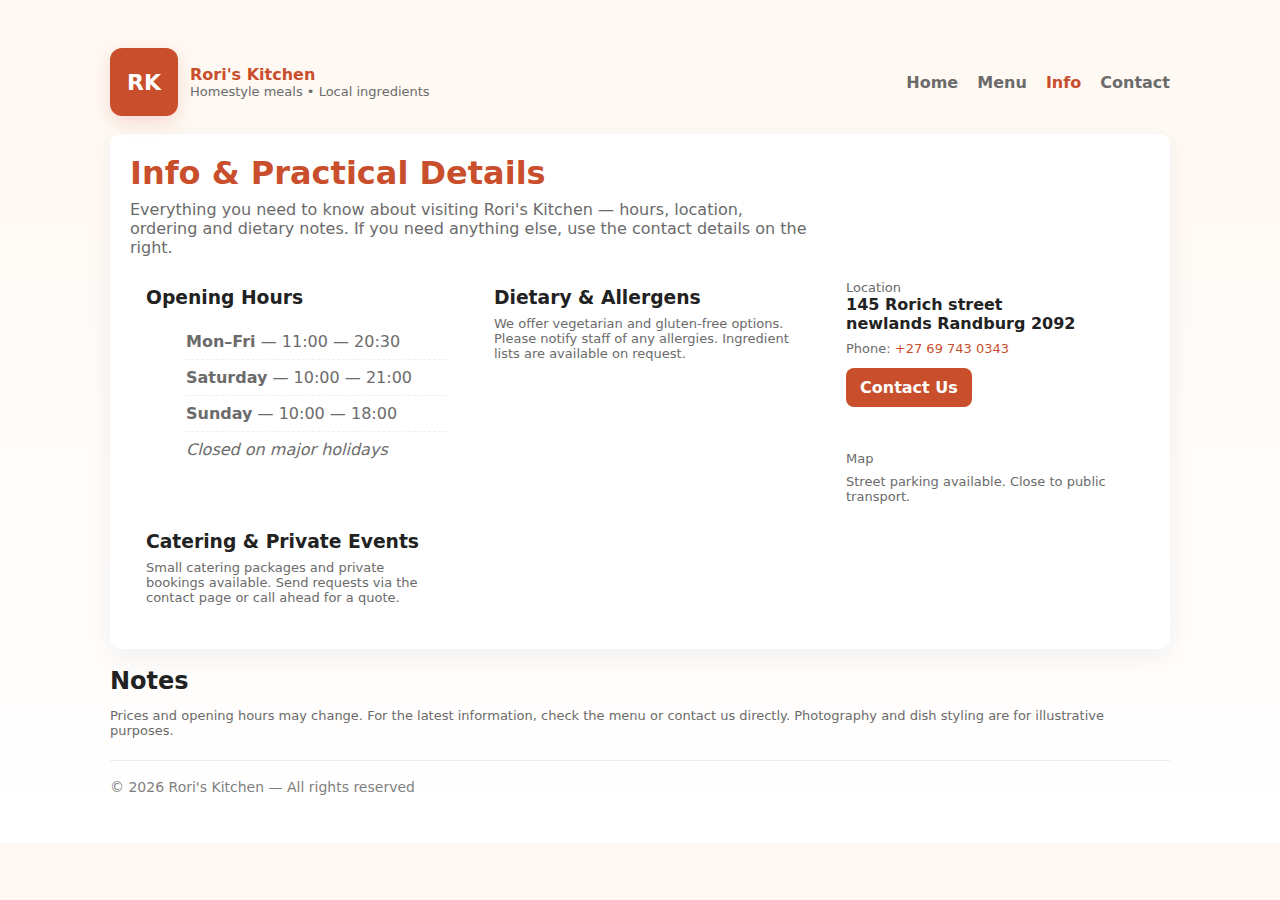
<file: info.html>
<!doctype html>
<html lang="en">
<head>
    <meta charset="utf-8" />
    <meta name="viewport" content="width=device-width,initial-scale=1" />
    <title>Rori's Kitchen — Info</title>
    <meta name="description" content="Rori's Kitchen — hours, location, contact and catering information." />
    <style>
        :root{
            --bg:#fff8f2;
            --accent:#c94f2c;
            --muted:#6b6b6b;
            --card:#ffffff;
            --radius:10px;
            --max-width:1100px;
            font-family: system-ui, -apple-system, "Segoe UI", Roboto, "Helvetica Neue", Arial;
        }
        *{box-sizing:border-box}
        body{margin:0;background:linear-gradient(180deg,var(--bg),#fff);color:#222}
        .wrap{max-width:var(--max-width);margin:28px auto;padding:20px}
        header{display:flex;align-items:center;gap:18px}
        .brand{display:flex;gap:12px;align-items:center}
        .logo{
            width:68px;height:68px;border-radius:12px;background:var(--accent);
            display:grid;place-items:center;color:#fff;font-weight:700;font-size:22px;
            box-shadow:0 6px 18px rgba(201,79,44,.18);
        }
        nav{margin-left:auto}
        nav a{margin-left:14px;text-decoration:none;color:var(--muted);font-weight:600}
        .hero{
            margin-top:18px;background:var(--card);padding:20px;border-radius:var(--radius);
            display:grid;grid-template-columns:1fr 320px;gap:20px;align-items:center;
            box-shadow:0 8px 28px rgba(0,0,0,.06)
        }
        .hero h1{margin:0;color:var(--accent)}
        .hero p{margin:8px 0;color:var(--muted)}
        .card{background:var(--card);padding:16px;border-radius:12px}
        .info-grid{display:grid;grid-template-columns:repeat(auto-fit,minmax(220px,1fr));gap:16px;margin-top:18px}
        .hours li{list-style:none;padding:8px 0;border-bottom:1px dashed #eee;color:var(--muted)}
        .address{font-weight:600;color:#222}
        .map{width:100%;height:180px;background:#eee;border-radius:8px;display:grid;place-items:center;color:#777}
        footer{opacity:.85;margin-top:22px;padding-top:18px;border-top:1px solid #f0e6e3;color:var(--muted);font-size:14px}
        @media (max-width:760px){
            .hero{grid-template-columns:1fr;gap:12px}
            nav{margin-left:0;margin-top:10px}
        }
        .btn{
            display:inline-block;padding:10px 14px;border-radius:8px;background:var(--accent);color:#fff;text-decoration:none;font-weight:700
        }
        .small{font-size:13px;color:var(--muted)}
    </style>
</head>
<body>
    <div class="wrap" role="main">
        <header>
            <div class="brand">
                <div class="logo" aria-hidden="true">RK</div>
                <div>
                    <div style="font-weight:800;color:var(--accent)">Rori's Kitchen</div>
                    <div class="small">Homestyle meals • Local ingredients</div>
                </div>
            </div>

            <nav aria-label="Main navigation">
                <a href="index.html">Home</a>
                <a href="menu.html">Menu</a>
                <a href="info.html" aria-current="page" style="color:var(--accent)">Info</a>
                <a href="contact.html">Contact</a>
            </nav>
        </header>

        <section class="hero" aria-labelledby="info-heading">
            <div>
                <h1 id="info-heading">Info & Practical Details</h1>
                <p>Everything you need to know about visiting Rori's Kitchen — hours, location, ordering and dietary notes. If you need anything else, use the contact details on the right.</p>

                <div class="info-grid" style="margin-top:14px">
                    <div class="card">
                        <h3 style="margin:0 0 8px 0">Opening Hours</h3>
                        <ul class="hours" aria-label="Opening hours">
                            <li><strong>Mon–Fri</strong> — 11:00 — 20:30</li>
                            <li><strong>Saturday</strong> — 10:00 — 21:00</li>
                            <li><strong>Sunday</strong> — 10:00 — 18:00</li>
                            <li style="border-bottom:0"><em>Closed on major holidays</em></li>
                        </ul>
                    </div>

                    <div class="card">
                        <h3 style="margin:0 0 8px 0">Dietary & Allergens</h3>
                        <p class="small">We offer vegetarian and gluten-free options. Please notify staff of any allergies. Ingredient lists are available on request.</p>
                    </div>

                    <div class="card">
                        <h3 style="margin:0 0 8px 0">Catering & Private Events</h3>
                        <p class="small">Small catering packages and private bookings available. Send requests via the contact page or call ahead for a quote.</p>
                    </div>
                </div>
            </div>

            <aside style="display:flex;flex-direction:column;gap:12px">
                <div class="card" style="text-align:left">
                    <div class="small">Location</div>
                    <div class="address">145 Rorich street<br/>newlands Randburg 2092</div>
                    <div class="small" style="margin-top:8px">Phone: <a href="tel:+1234567890" style="color:var(--accent);text-decoration:none">+27 69 743 0343</a></div>
                    <div style="margin-top:12px"><a class="btn" href="contact.html">Contact Us</a></div>
                </div>

                <div class="card">
                    <div class="small">Map</div>
                    <div class="small" style="margin-top:8px">Street parking available. Close to public transport.</div>
                </div>
            </aside>
        </section>

        <section style="margin-top:18px" aria-labelledby="notes">
            <h2 id="notes" style="margin:0 0 8px 0">Notes</h2>
            <p class="small">Prices and opening hours may change. For the latest information, check the menu or contact us directly. Photography and dish styling are for illustrative purposes.</p>
        </section>

        <footer>
            <div>© <span id="year"></span> Rori's Kitchen — All rights reserved</div>
        </footer>
    </div>

    <script>
        // small JS: set year and keep focusable elements accessible
        document.getElementById('year').textContent = new Date().getFullYear();
    </script>
</body>
</html></div></aside></div>
</file>
